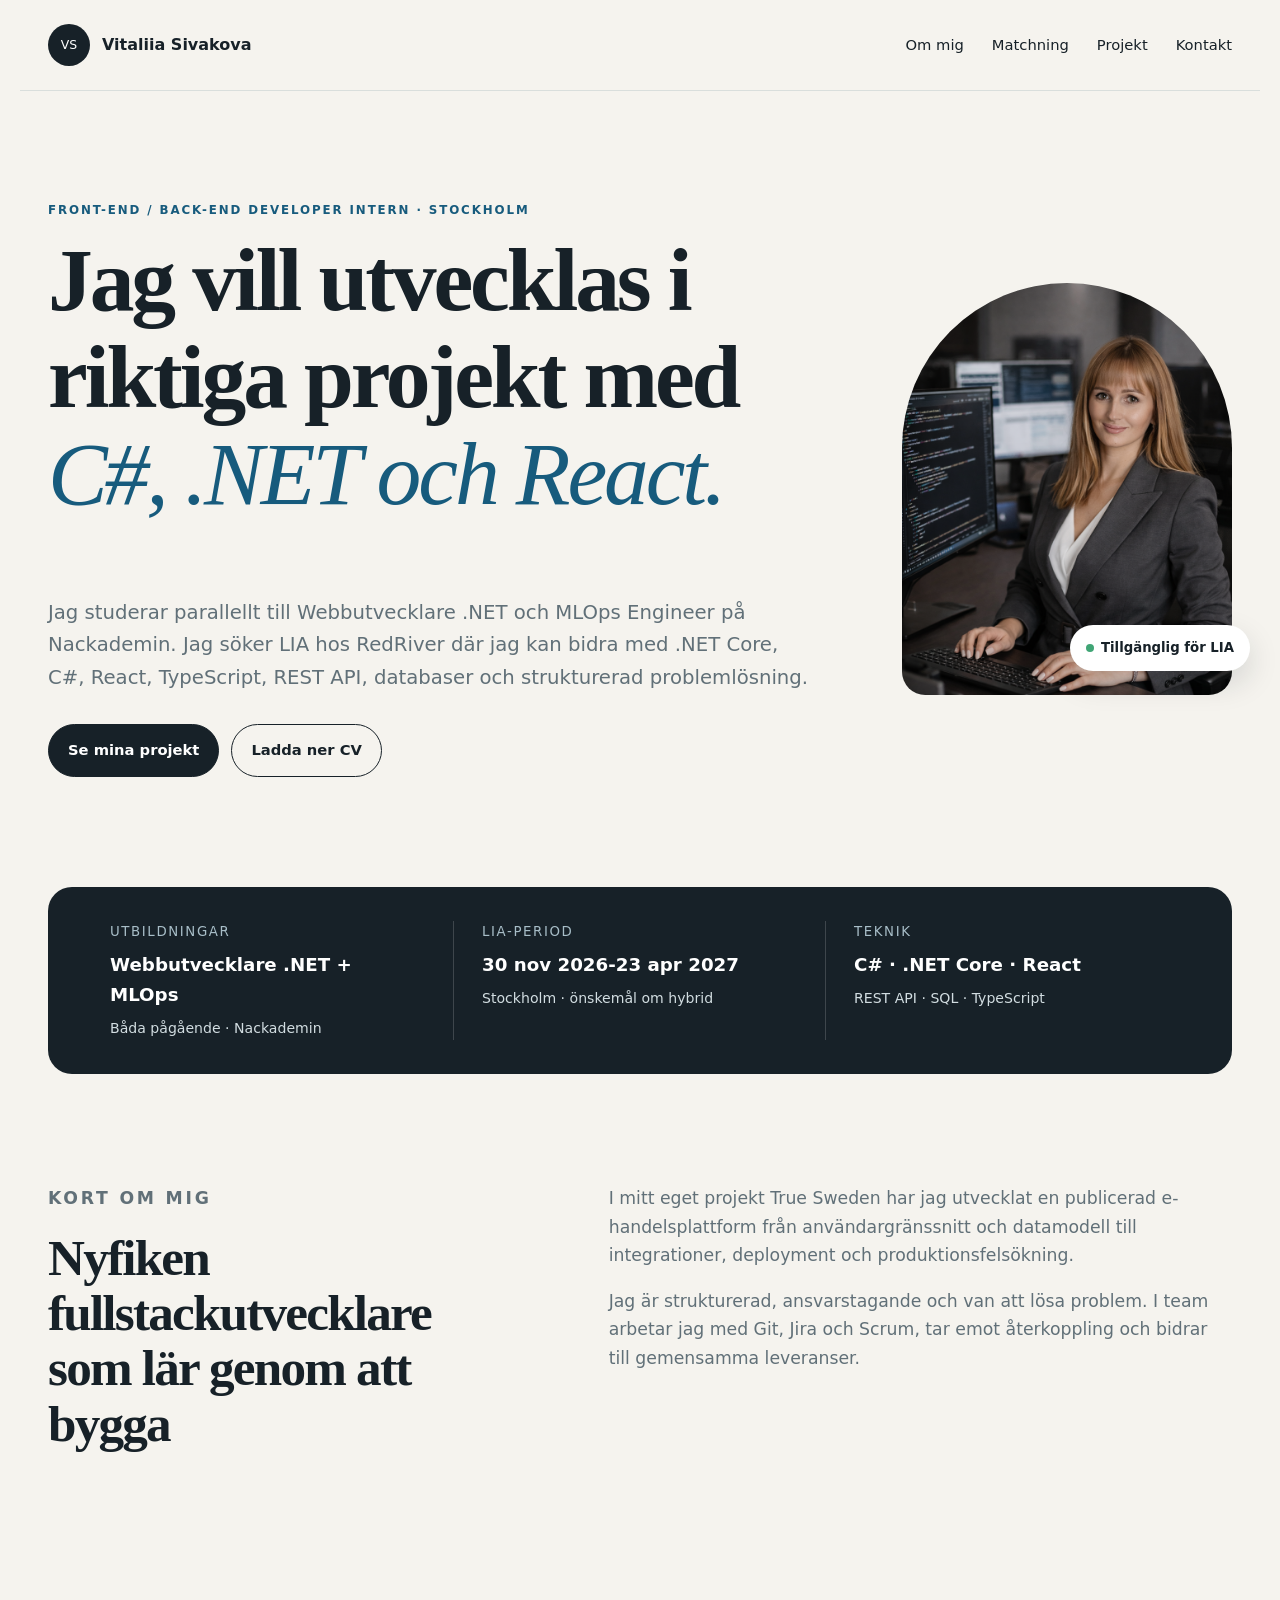
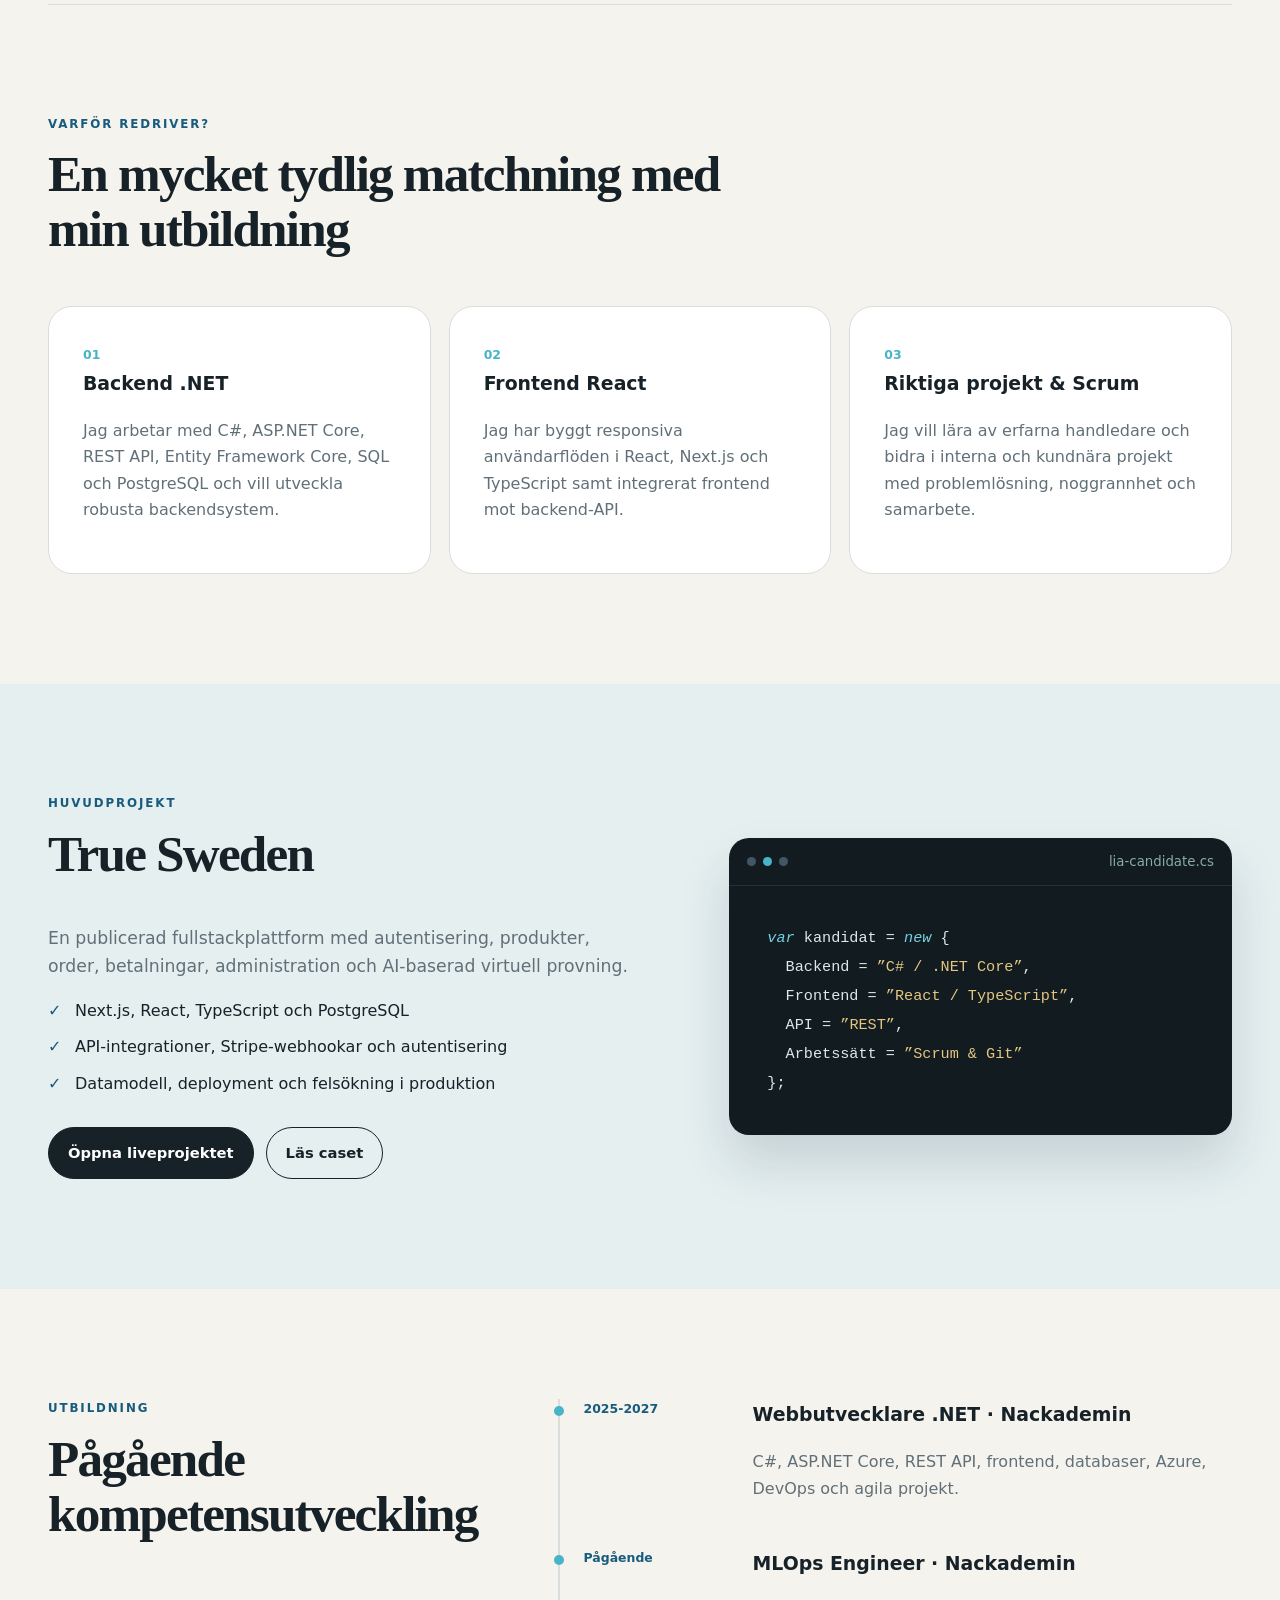
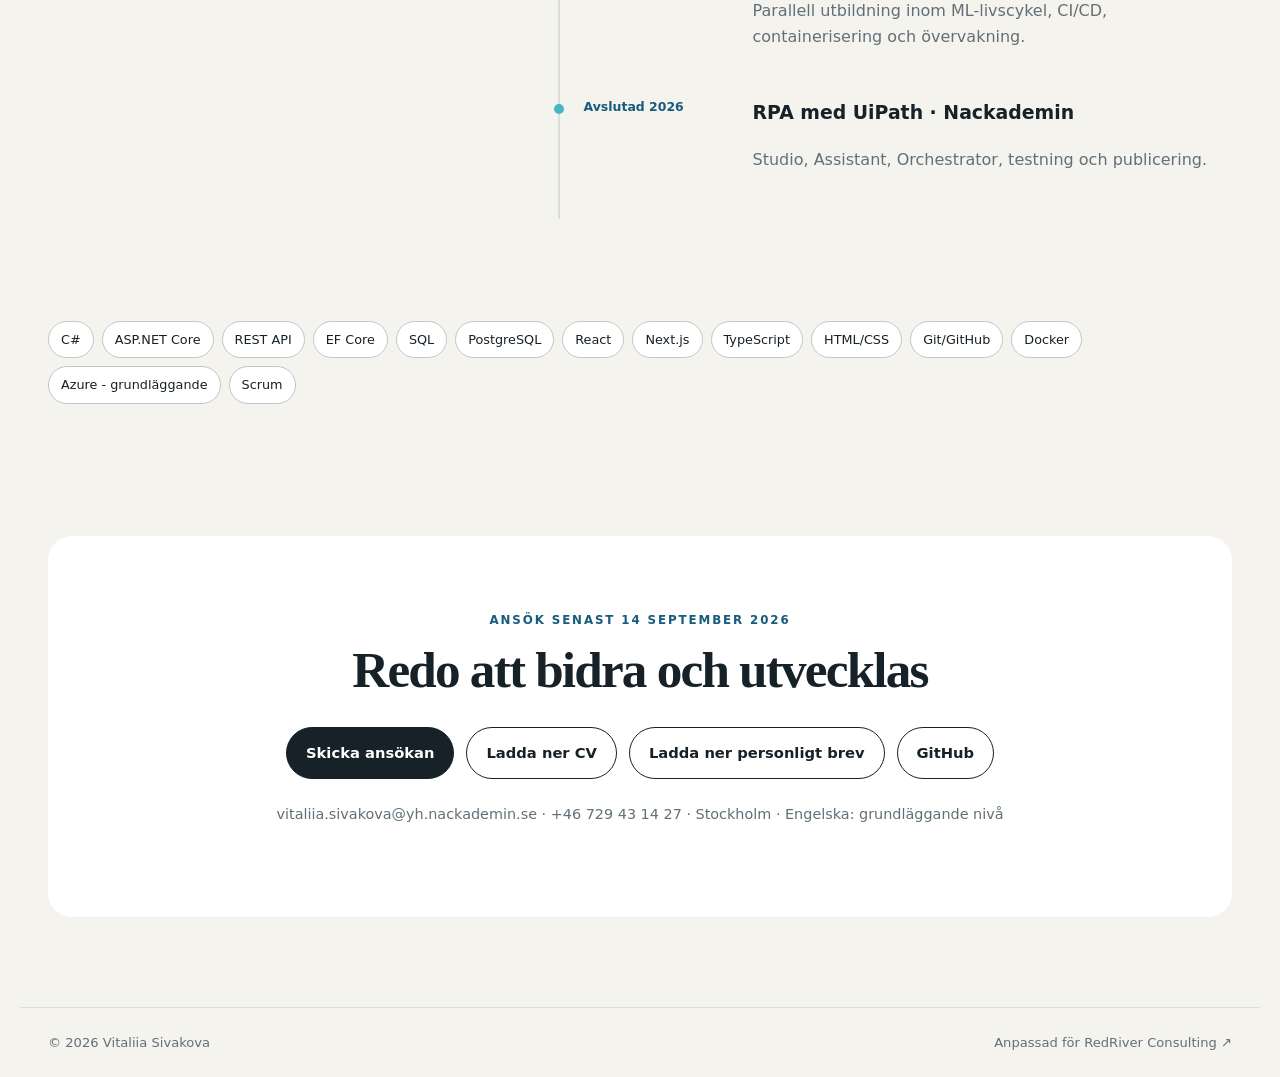
<file: index.html>
<!doctype html><html lang="sv"><head><meta charset="utf-8"><meta name="viewport" content="width=device-width,initial-scale=1"><meta name="description" content="Vitaliia Sivakovas LIA-portfolio för RedRiver Consulting - C#, .NET Core, React och fullstack."><title>Vitaliia Sivakova | LIA hos RedRiver</title><link rel="stylesheet" href="assets/style.css"><script defer src="assets/app.js"></script></head><body><a class="skip" href="#main">Hoppa till innehållet</a><header class="site-header"><a class="brand" href="index.html"><span>VS</span><strong>Vitaliia Sivakova</strong></a><button class="menu" aria-expanded="false" aria-controls="nav">Meny</button><nav id="nav"><a href="#om">Om mig</a><a href="#match">Matchning</a><a href="projects.html">Projekt</a><a href="#kontakt">Kontakt</a></nav></header><main id="main">
<section class="hero"><div class="hero-copy"><p class="eyebrow">Front-end / Back-end Developer Intern · Stockholm</p><h1>Jag vill utvecklas i riktiga projekt med <em>C#, .NET och React.</em></h1><p class="lead">Jag studerar parallellt till Webbutvecklare .NET och MLOps Engineer på Nackademin. Jag söker LIA hos RedRiver där jag kan bidra med .NET Core, C#, React, TypeScript, REST API, databaser och strukturerad problemlösning.</p><div class="actions"><a class="button primary" href="projects.html">Se mina projekt</a><a class="button" href="pdf/Vitaliia-Sivakova-CV-RedRiver.pdf" download>Ladda ner CV</a></div></div><div class="portrait-wrap"><img src="assets/profile.jpg" alt="Porträtt av Vitaliia Sivakova"><div class="status"><span></span>Tillgänglig för LIA</div></div></section>
<section class="facts"><article><small>Utbildningar</small><strong>Webbutvecklare .NET + MLOps</strong><span>Båda pågående · Nackademin</span></article><article><small>LIA-period</small><strong>30 nov 2026-23 apr 2027</strong><span>Stockholm · önskemål om hybrid</span></article><article><small>Teknik</small><strong>C# · .NET Core · React</strong><span>REST API · SQL · TypeScript</span></article></section>
<section id="om" class="section split"><div><p class="eyebrow">Kort om mig</p><h2>Nyfiken fullstackutvecklare som lär genom att bygga</h2></div><div><p>I mitt eget projekt True Sweden har jag utvecklat en publicerad e-handelsplattform från användargränssnitt och datamodell till integrationer, deployment och produktionsfelsökning.</p><p>Jag är strukturerad, ansvarstagande och van att lösa problem. I team arbetar jag med Git, Jira och Scrum, tar emot återkoppling och bidrar till gemensamma leveranser.</p></div></section>
<section id="match" class="section fit"><div class="section-heading"><p class="eyebrow">Varför RedRiver?</p><h2>En mycket tydlig matchning med min utbildning</h2></div><div class="cards three"><article class="card"><b>01</b><h3>Backend .NET</h3><p>Jag arbetar med C#, ASP.NET Core, REST API, Entity Framework Core, SQL och PostgreSQL och vill utveckla robusta backendsystem.</p></article><article class="card"><b>02</b><h3>Frontend React</h3><p>Jag har byggt responsiva användarflöden i React, Next.js och TypeScript samt integrerat frontend mot backend-API.</p></article><article class="card"><b>03</b><h3>Riktiga projekt & Scrum</h3><p>Jag vill lära av erfarna handledare och bidra i interna och kundnära projekt med problemlösning, noggrannhet och samarbete.</p></article></div></section>
<section class="section feature"><div><p class="eyebrow">Huvudprojekt</p><h2>True Sweden</h2><p class="lead small">En publicerad fullstackplattform med autentisering, produkter, order, betalningar, administration och AI-baserad virtuell provning.</p><ul class="ticks"><li>Next.js, React, TypeScript och PostgreSQL</li><li>API-integrationer, Stripe-webhookar och autentisering</li><li>Datamodell, deployment och felsökning i produktion</li></ul><div class="actions"><a class="button primary" href="https://www.truesweden.co" target="_blank" rel="noopener">Öppna liveprojektet</a><a class="button" href="projects.html">Läs caset</a></div></div><div class="code-card"><div class="code-head"><span></span><span></span><span></span><small>lia-candidate.cs</small></div><pre><code><i>var</i> kandidat = <i>new</i> {
  Backend = <q>C# / .NET Core</q>,
  Frontend = <q>React / TypeScript</q>,
  API = <q>REST</q>,
  Arbetssätt = <q>Scrum & Git</q>
};</code></pre></div></section>
<section class="section education"><div><p class="eyebrow">Utbildning</p><h2>Pågående kompetensutveckling</h2></div><div class="timeline"><article><time>2025-2027</time><div><h3>Webbutvecklare .NET · Nackademin</h3><p>C#, ASP.NET Core, REST API, frontend, databaser, Azure, DevOps och agila projekt.</p></div></article><article><time>Pågående</time><div><h3>MLOps Engineer · Nackademin</h3><p>Parallell utbildning inom ML-livscykel, CI/CD, containerisering och övervakning.</p></div></article><article><time>Avslutad 2026</time><div><h3>RPA med UiPath · Nackademin</h3><p>Studio, Assistant, Orchestrator, testning och publicering.</p></div></article></div><div class="skills"><span>C#</span><span>ASP.NET Core</span><span>REST API</span><span>EF Core</span><span>SQL</span><span>PostgreSQL</span><span>React</span><span>Next.js</span><span>TypeScript</span><span>HTML/CSS</span><span>Git/GitHub</span><span>Docker</span><span>Azure - grundläggande</span><span>Scrum</span></div></section>
<section class="section cta" id="kontakt"><p class="eyebrow">Ansök senast 14 september 2026</p><h2>Redo att bidra och utvecklas</h2><div class="actions center"><a class="button primary" href="mailto:praktik@redcode.se?subject=Ansökan%20om%20LIA%20-%20Front-end%20eller%20Back-end-utvecklare">Skicka ansökan</a><a class="button" href="pdf/Vitaliia-Sivakova-CV-RedRiver.pdf" download>Ladda ner CV</a><a class="button" href="pdf/Vitaliia-Sivakova-Personligt-brev-RedRiver.pdf" download>Ladda ner personligt brev</a><a class="button" href="https://github.com/bondarenkovita35-afk" target="_blank" rel="noopener">GitHub</a></div><p class="contact-line">vitaliia.sivakova@yh.nackademin.se · +46 729 43 14 27 · Stockholm · Engelska: grundläggande nivå</p></section></main><footer><span>© 2026 Vitaliia Sivakova</span><a href="https://www.redcode.se" target="_blank" rel="noopener">Anpassad för RedRiver Consulting ↗</a></footer></body></html>
</file>
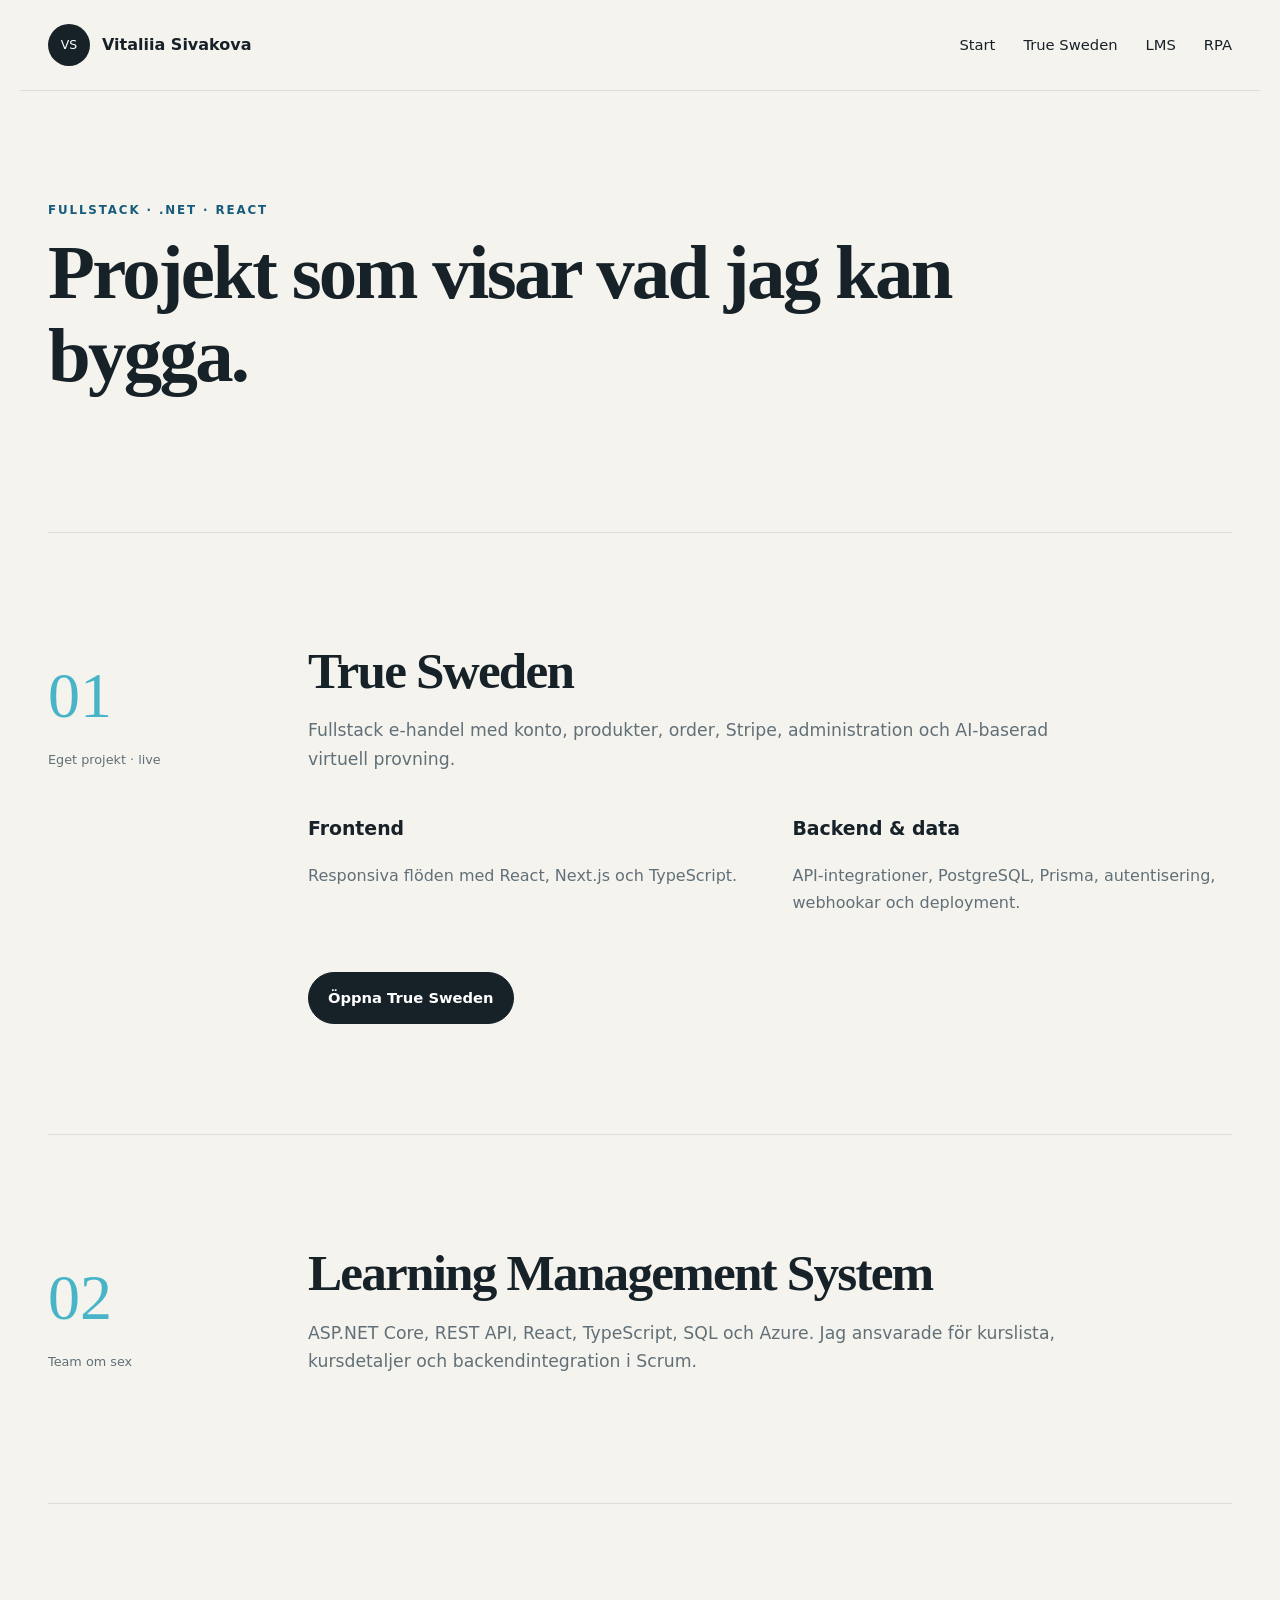
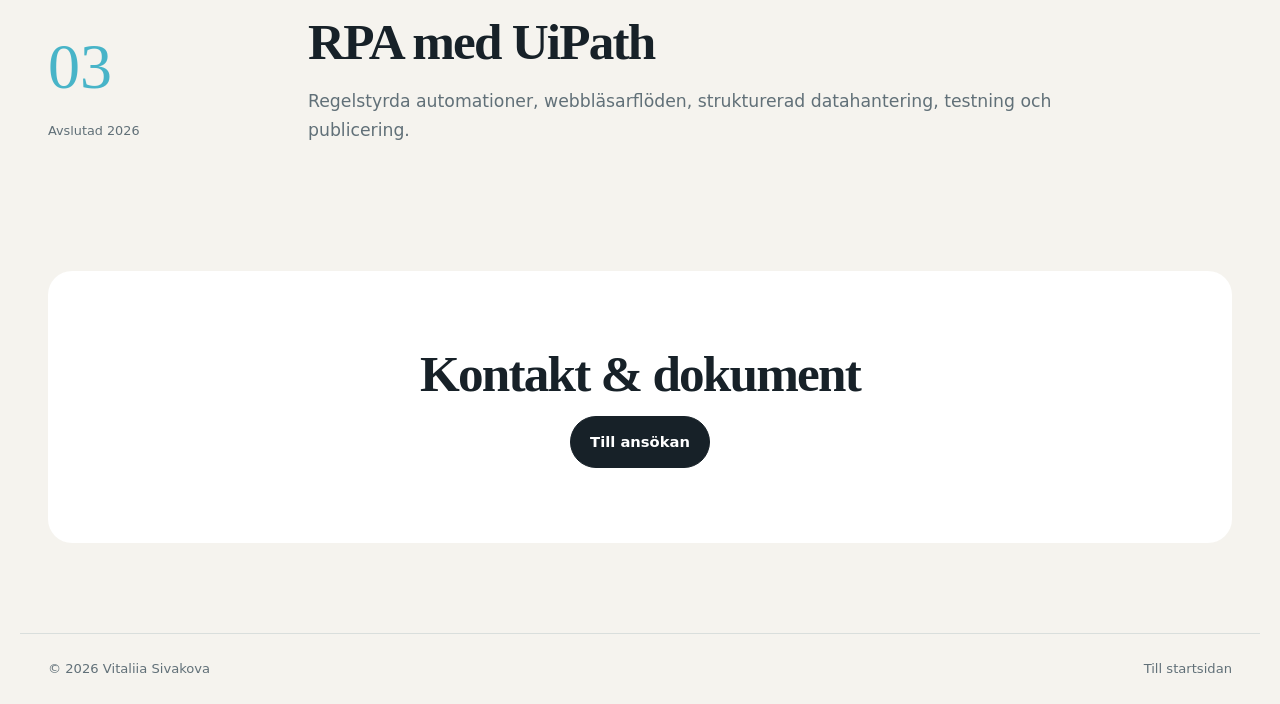
<file: projects.html>
<!doctype html><html lang="sv"><head><meta charset="utf-8"><meta name="viewport" content="width=device-width,initial-scale=1"><title>Projekt | Vitaliia Sivakova</title><link rel="stylesheet" href="assets/style.css"></head><body><header class="site-header"><a class="brand" href="index.html"><span>VS</span><strong>Vitaliia Sivakova</strong></a><nav><a href="index.html">Start</a><a href="#true">True Sweden</a><a href="#lms">LMS</a><a href="#rpa">RPA</a></nav></header><main><section class="page-hero"><p class="eyebrow">Fullstack · .NET · React</p><h1>Projekt som visar vad jag kan bygga.</h1></section><section id="true" class="case"><aside><span>01</span><p>Eget projekt · live</p></aside><div><h2>True Sweden</h2><p class="lead small">Fullstack e-handel med konto, produkter, order, Stripe, administration och AI-baserad virtuell provning.</p><div class="case-grid"><div><h3>Frontend</h3><p>Responsiva flöden med React, Next.js och TypeScript.</p></div><div><h3>Backend & data</h3><p>API-integrationer, PostgreSQL, Prisma, autentisering, webhookar och deployment.</p></div></div><a class="button primary" href="https://www.truesweden.co" target="_blank" rel="noopener">Öppna True Sweden</a></div></section><section id="lms" class="case"><aside><span>02</span><p>Team om sex</p></aside><div><h2>Learning Management System</h2><p class="lead small">ASP.NET Core, REST API, React, TypeScript, SQL och Azure. Jag ansvarade för kurslista, kursdetaljer och backendintegration i Scrum.</p></div></section><section id="rpa" class="case"><aside><span>03</span><p>Avslutad 2026</p></aside><div><h2>RPA med UiPath</h2><p class="lead small">Regelstyrda automationer, webbläsarflöden, strukturerad datahantering, testning och publicering.</p></div></section><section class="section cta"><h2>Kontakt & dokument</h2><a class="button primary" href="index.html#kontakt">Till ansökan</a></section></main><footer><span>© 2026 Vitaliia Sivakova</span><a href="index.html">Till startsidan</a></footer></body></html>
</file>
<file: assets/style.css>
:root{--ink:#172128;--muted:#617078;--paper:#f5f3ee;--card:#fff;--blue:#175b7d;--cyan:#48b4c8;--line:#d9dedc;--radius:24px}*{box-sizing:border-box}html{scroll-behavior:smooth}body{margin:0;background:var(--paper);color:var(--ink);font-family:Inter,ui-sans-serif,system-ui,-apple-system,"Segoe UI",sans-serif;line-height:1.65}a{color:inherit}h1,h2,h3,p{margin-top:0}h1,h2{font-family:Georgia,"Times New Roman",serif;line-height:1.08;letter-spacing:-.035em}h1{font-size:clamp(3rem,7vw,6.6rem);max-width:980px}h2{font-size:clamp(2.2rem,4vw,4rem)}h3{font-size:1.18rem}.skip{position:absolute;left:-9999px}.skip:focus{left:16px;top:16px;background:#fff;padding:12px;z-index:20}.site-header,footer{max-width:1240px;margin:auto;padding:24px 28px;display:flex;align-items:center;justify-content:space-between}.site-header{position:relative;border-bottom:1px solid var(--line)}.brand{display:flex;align-items:center;gap:12px;text-decoration:none}.brand span{display:grid;place-items:center;width:42px;height:42px;background:var(--ink);color:white;border-radius:50%;font-size:.78rem}.site-header nav{display:flex;gap:28px}.site-header nav a{text-decoration:none;font-size:.92rem}.site-header nav a:hover{color:var(--blue)}.menu{display:none;background:none;border:1px solid var(--line);padding:9px 14px;border-radius:99px}.hero,.section,.page-hero,.case{max-width:1184px;margin:auto;padding:110px 0}.hero{min-height:750px;display:grid;grid-template-columns:1fr 330px;align-items:center;gap:90px}.hero h1 em{font-weight:400;color:var(--blue)}.lead{font-size:1.23rem;color:var(--muted);max-width:800px}.lead.small{font-size:1.08rem}.eyebrow{text-transform:uppercase;letter-spacing:.16em;font-weight:750;font-size:.74rem;color:var(--blue)}.actions{display:flex;flex-wrap:wrap;gap:12px;margin-top:30px}.actions.center{justify-content:center}.button{display:inline-flex;padding:13px 19px;border:1px solid var(--ink);border-radius:99px;text-decoration:none;font-weight:700;font-size:.92rem;transition:.2s}.button:hover{transform:translateY(-2px);box-shadow:0 8px 20px #17212820}.button.primary{background:var(--ink);color:#fff}.portrait-wrap{position:relative}.portrait-wrap img{display:block;width:100%;aspect-ratio:4/5;object-fit:cover;object-position:center top;border-radius:170px 170px 24px 24px;filter:saturate(.8)}.status{position:absolute;right:-18px;bottom:24px;background:#fff;padding:12px 16px;border-radius:99px;box-shadow:0 12px 30px #17212825;font-size:.83rem;font-weight:700}.status span{display:inline-block;width:8px;height:8px;background:#40a575;border-radius:50%;margin-right:7px}.facts{max-width:1184px;margin:auto;background:var(--ink);color:white;border-radius:var(--radius);display:grid;grid-template-columns:repeat(3,1fr);padding:34px}.facts article{display:flex;flex-direction:column;padding:0 28px;border-right:1px solid #ffffff2b}.facts article:last-child{border:0}.facts small{color:#a8bec8;text-transform:uppercase;letter-spacing:.12em}.facts strong{font-size:1.14rem;margin:7px 0}.facts span{font-size:.88rem;color:#d2dde1}.split{display:grid;grid-template-columns:.85fr 1.15fr;gap:100px}.split p{font-size:1.08rem;color:var(--muted)}.fit{border-top:1px solid var(--line)}.section-heading{max-width:700px;margin-bottom:50px}.cards.three{display:grid;grid-template-columns:repeat(3,1fr);gap:18px}.card{background:var(--card);padding:34px;border:1px solid var(--line);border-radius:var(--radius)}.card b{color:var(--cyan);font-size:.78rem}.card p{color:var(--muted)}.feature{background:#e5eff0;max-width:none;padding-left:max(calc((100vw - 1184px)/2),28px);padding-right:max(calc((100vw - 1184px)/2),28px);display:grid;grid-template-columns:1fr .85fr;gap:90px;align-items:center}.ticks{padding:0;list-style:none}.ticks li{margin:10px 0;padding-left:27px;position:relative}.ticks li:before{content:'✓';position:absolute;left:0;color:var(--blue);font-weight:bold}.code-card{background:#121b20;color:#dbe8ec;border-radius:20px;box-shadow:0 28px 50px #17303d26;overflow:hidden}.code-head{height:48px;border-bottom:1px solid #ffffff18;display:flex;align-items:center;gap:7px;padding:0 18px}.code-head span{width:9px;height:9px;border-radius:50%;background:#456}.code-head span:nth-child(2){background:var(--cyan)}.code-head small{margin-left:auto;color:#8aa}.code-card pre{padding:38px;margin:0;overflow:auto;font-size:.95rem;line-height:1.9}.code-card i{color:#73d0de}.code-card q{color:#e4c681}.education{display:grid;grid-template-columns:.7fr 1.3fr;gap:80px}.timeline article{display:grid;grid-template-columns:145px 1fr;gap:24px;padding:0 0 30px 24px;border-left:2px solid var(--line);position:relative}.timeline article:before{content:'';width:10px;height:10px;background:var(--cyan);border-radius:50%;position:absolute;left:-6px;top:7px}.timeline time{font-size:.78rem;font-weight:800;color:var(--blue)}.timeline p{color:var(--muted)}.skills{display:flex;gap:8px;flex-wrap:wrap;margin:22px 0}.skills span{border:1px solid #bdc8c8;border-radius:99px;padding:7px 12px;background:#fff;font-size:.8rem}.education .skills{grid-column:1/-1}.cta{text-align:center;background:var(--card);border-radius:var(--radius);margin-bottom:90px;padding:75px 28px}.cta h2{margin-bottom:14px}.contact-line{color:var(--muted);font-size:.9rem;margin-top:24px}.page-hero{padding-bottom:70px}.page-hero h1{font-size:clamp(3rem,6vw,5.8rem)}.case{border-top:1px solid var(--line);display:grid;grid-template-columns:190px 1fr;gap:70px}.case aside span{font-family:Georgia,serif;font-size:4rem;color:var(--cyan)}.case aside p{font-size:.8rem;color:var(--muted)}.case h2{margin-bottom:18px}.case-grid{display:grid;grid-template-columns:1fr 1fr;gap:45px;margin:40px 0}.case-grid p{color:var(--muted)}footer{border-top:1px solid var(--line);font-size:.82rem;color:var(--muted)}footer a{text-decoration:none}@media(max-width:900px){.hero{grid-template-columns:1fr;padding:80px 28px;gap:45px}.portrait-wrap{max-width:320px}.facts{margin:0 20px;grid-template-columns:1fr}.facts article{border-right:0;border-bottom:1px solid #ffffff2b;padding:18px}.split,.feature,.education{grid-template-columns:1fr;gap:45px}.section,.page-hero,.case{padding:75px 28px}.cards.three{grid-template-columns:1fr}.education .skills{grid-column:auto}.case{grid-template-columns:1fr;gap:15px}.case aside{display:flex;align-items:center;gap:20px}.case aside span{font-size:2.5rem}}@media(max-width:650px){.site-header{padding:18px}.menu{display:block}.site-header nav{display:none;position:absolute;left:18px;right:18px;top:72px;z-index:10;background:#fff;padding:18px;border:1px solid var(--line);border-radius:16px;flex-direction:column;gap:12px;box-shadow:0 15px 30px #17212822}.site-header nav.open{display:flex}.brand strong{font-size:.9rem}.hero{min-height:0}.facts{border-radius:18px}.case-grid{grid-template-columns:1fr;gap:14px}.cta{margin:0 18px 60px}.code-card pre{font-size:.78rem;padding:24px}footer{gap:20px;align-items:flex-start;flex-direction:column}}
</file>
